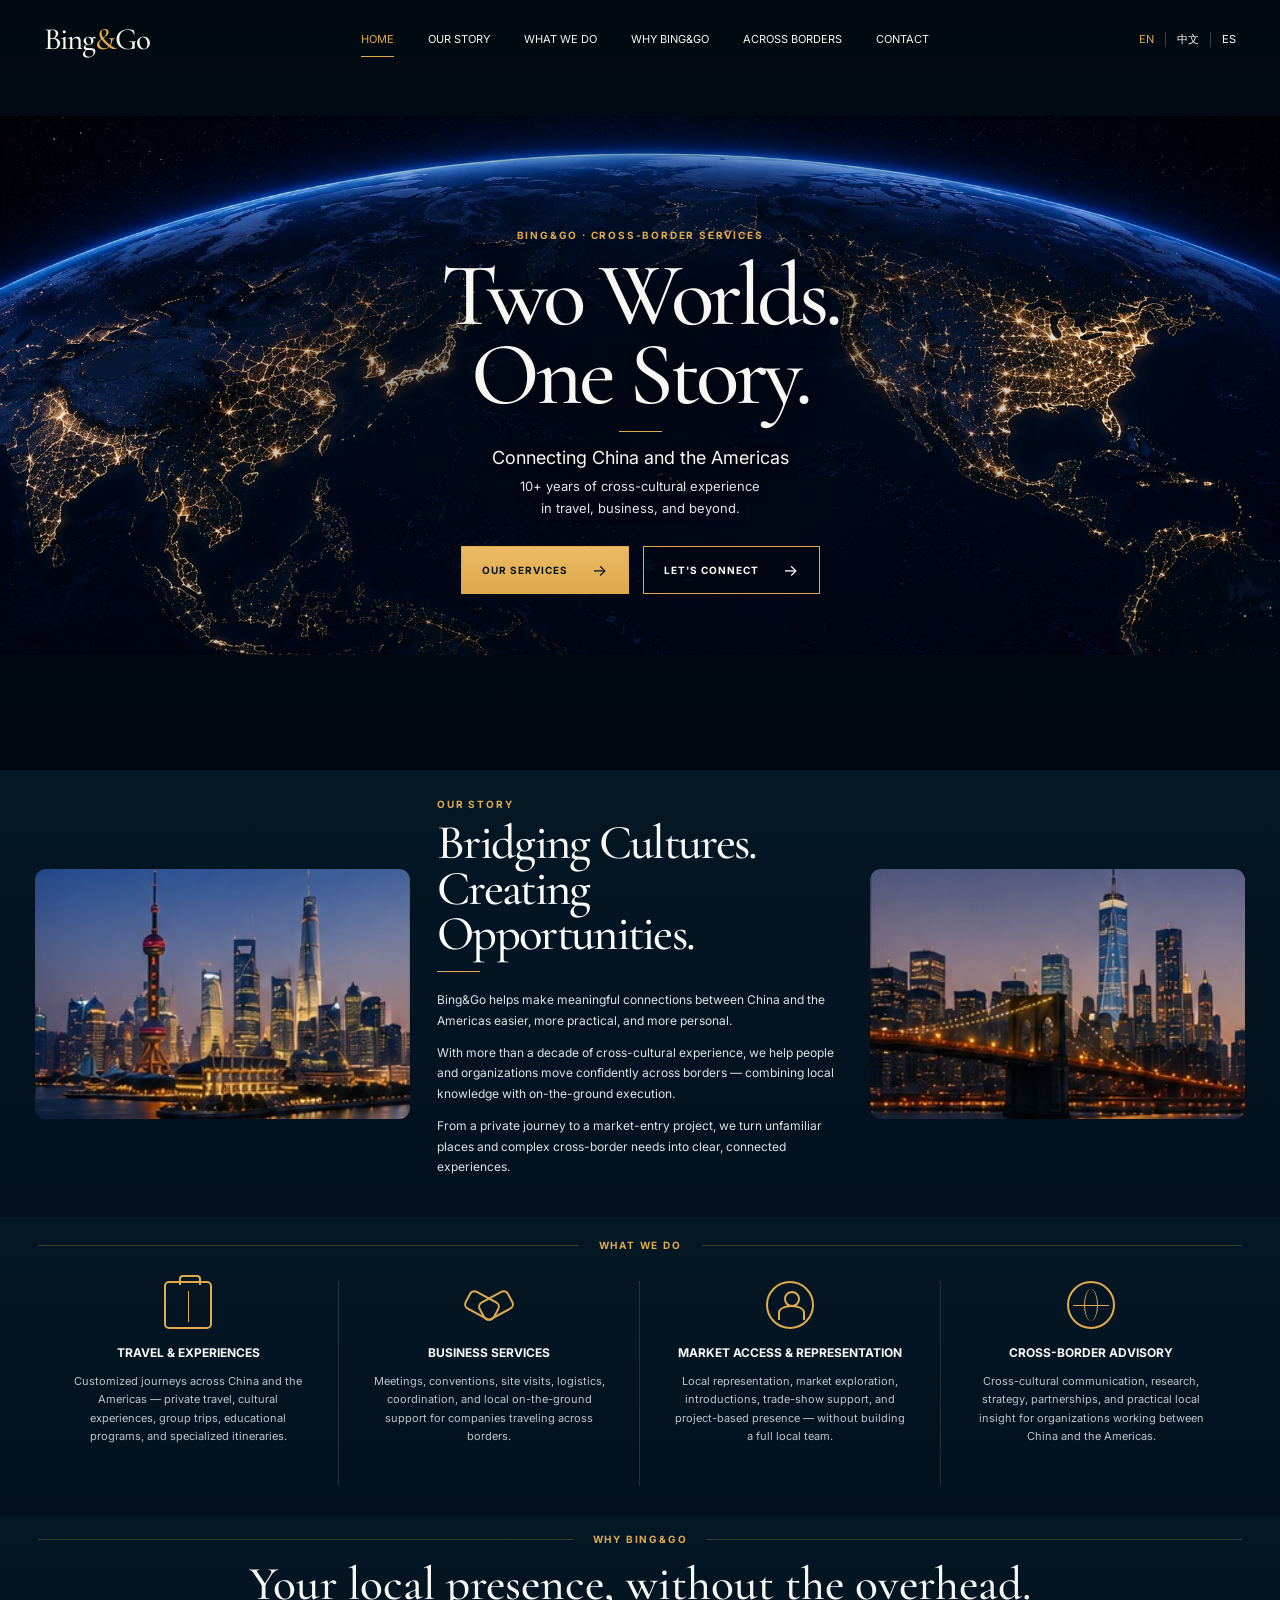
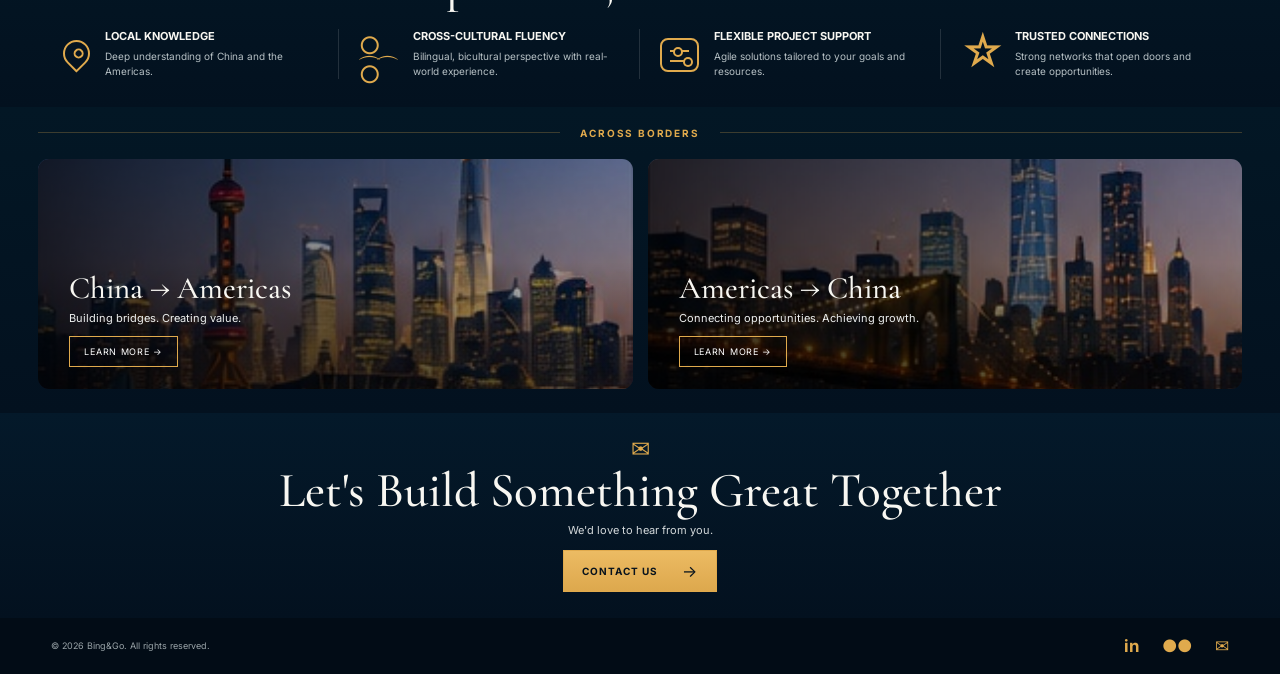
<file: index.html>
<!doctype html>
<html lang="en">
<head>
  <meta charset="utf-8">
  <meta name="viewport" content="width=device-width,initial-scale=1">
  <title>Bing&Go — Two Worlds. One Story.</title>
  <meta name="description" content="Bing&Go connects China and the Americas through travel, business services, market representation and cross-border advisory.">
  <link rel="stylesheet" href="style.css">
</head>
<body>

<header class="site-header">
  <a class="brand" href="#home">Bing<span>&</span>Go</a>

  <button class="menu-toggle" id="menuToggle" aria-label="Open menu">☰</button>

  <nav class="nav" id="mainNav">
    <a class="active" href="#home" data-i18n="nav.home">Home</a>
    <a href="#story" data-i18n="nav.story">Our Story</a>
    <a href="#services" data-i18n="nav.services">What We Do</a>
    <a href="#why" data-i18n="nav.why">Why Bing&Go</a>
    <a href="#borders" data-i18n="nav.borders">Across Borders</a>
    <a href="#contact" data-i18n="nav.contact">Contact</a>
  </nav>

  <div class="languages">
    <button class="lang active" data-lang="en">EN</button><i></i>
    <button class="lang" data-lang="zh">中文</button><i></i>
    <button class="lang" data-lang="es">ES</button>
  </div>
</header>

<main>
  <section class="hero" id="home">
    <div class="hero-overlay"></div>
    <div class="hero-content">
      <div class="eyebrow" data-i18n="hero.eyebrow">BING&GO · CROSS-BORDER SERVICES</div>
      <h1><span data-i18n="hero.line1">Two Worlds.</span><br><span data-i18n="hero.line2">One Story.</span></h1>
      <div class="gold-rule"></div>
      <p class="hero-lead" data-i18n="hero.lead">Connecting China and the Americas</p>
      <p class="hero-detail" data-i18n="hero.detail">10+ years of cross-cultural experience<br>in travel, business, and beyond.</p>

      <div class="hero-actions">
        <a class="button button-gold" href="#services"><span data-i18n="hero.services">Our Services</span> <b>→</b></a>
        <a class="button button-outline" href="#contact"><span data-i18n="hero.connect">Let's Connect</span> <b>→</b></a>
      </div>
    </div>
  </section>

  <section class="story section-dark" id="story">
    <div class="story-grid">
      <figure class="story-image">
        <img src="shanghai.jpg" alt="Shanghai skyline">
      </figure>

      <div class="story-copy">
        <div class="section-label" data-i18n="story.label">OUR STORY</div>
        <h2>
          <span data-i18n="story.title1">Bridging Cultures.</span><br>
          <em data-i18n="story.title2">Creating Opportunities.</em>
        </h2>
        <div class="gold-rule left"></div>
        <p data-i18n="story.p1">Bing&Go helps make meaningful connections between China and the Americas easier, more practical, and more personal.</p>
        <p data-i18n="story.p2">With more than a decade of cross-cultural experience, we help people and organizations move confidently across borders — combining local knowledge with on-the-ground execution.</p>
        <p data-i18n="story.p3">From a private journey to a market-entry project, we turn unfamiliar places and complex cross-border needs into clear, connected experiences.</p>
      </div>

      <figure class="story-image">
        <img src="newyork.jpg" alt="New York skyline">
      </figure>
    </div>
  </section>

  <section class="services section-dark" id="services">
    <div class="section-heading centered bordered-title">
      <span></span><div class="section-label" data-i18n="services.label">WHAT WE DO</div><span></span>
    </div>

    <div class="service-grid">
      <article class="service-card">
        <div class="service-icon suitcase"></div>
        <h3 data-i18n="services.travel.title">Travel & Experiences</h3>
        <p data-i18n="services.travel.text">Customized journeys across China and the Americas — private travel, cultural experiences, group trips, educational programs, and specialized itineraries.</p>
      </article>

      <article class="service-card">
        <div class="service-icon handshake"></div>
        <h3 data-i18n="services.business.title">Business Services</h3>
        <p data-i18n="services.business.text">Meetings, conventions, site visits, logistics, coordination, and local on-the-ground support for companies traveling across borders.</p>
      </article>

      <article class="service-card">
        <div class="service-icon people"></div>
        <h3 data-i18n="services.market.title">Market Access & Representation</h3>
        <p data-i18n="services.market.text">Local representation, market exploration, introductions, trade-show support, and project-based presence — without building a full local team.</p>
      </article>

      <article class="service-card">
        <div class="service-icon globe"></div>
        <h3 data-i18n="services.advisory.title">Cross-Border Advisory</h3>
        <p data-i18n="services.advisory.text">Cross-cultural communication, research, strategy, partnerships, and practical local insight for organizations working between China and the Americas.</p>
      </article>
    </div>
  </section>

  <section class="why section-dark" id="why">
    <div class="section-heading centered bordered-title">
      <span></span><div class="section-label" data-i18n="why.label">WHY BING&GO</div><span></span>
    </div>

    <h2 data-i18n="why.title">Your local presence, without the overhead.</h2>

    <div class="proof-grid">
      <div class="proof-item">
        <div class="proof-icon pin"></div>
        <div>
          <strong data-i18n="why.p1.title">Local Knowledge</strong>
          <span data-i18n="why.p1.text">Deep understanding of China and the Americas.</span>
        </div>
      </div>

      <div class="proof-item">
        <div class="proof-icon users"></div>
        <div>
          <strong data-i18n="why.p2.title">Cross-Cultural Fluency</strong>
          <span data-i18n="why.p2.text">Bilingual, bicultural perspective with real-world experience.</span>
        </div>
      </div>

      <div class="proof-item">
        <div class="proof-icon sliders"></div>
        <div>
          <strong data-i18n="why.p3.title">Flexible Project Support</strong>
          <span data-i18n="why.p3.text">Agile solutions tailored to your goals and resources.</span>
        </div>
      </div>

      <div class="proof-item">
        <div class="proof-icon star">☆</div>
        <div>
          <strong data-i18n="why.p4.title">Trusted Connections</strong>
          <span data-i18n="why.p4.text">Strong networks that open doors and create opportunities.</span>
        </div>
      </div>
    </div>
  </section>

  <section class="borders section-dark" id="borders">
    <div class="section-heading centered bordered-title">
      <span></span><div class="section-label" data-i18n="borders.label">ACROSS BORDERS</div><span></span>
    </div>

    <div class="border-grid">
      <article class="border-card">
        <img src="china-card.jpg" alt="China city skyline">
        <div class="border-shade"></div>
        <div class="border-content">
          <h3 data-i18n="borders.c2a.title">China → Americas</h3>
          <p data-i18n="borders.c2a.text">Building bridges. Creating value.</p>
          <a class="small-button" href="china-to-americas.html"><span data-i18n="borders.learn">Learn More</span> →</a>
        </div>
      </article>

      <article class="border-card">
        <img src="america-card.jpg" alt="American city skyline">
        <div class="border-shade"></div>
        <div class="border-content">
          <h3 data-i18n="borders.a2c.title">Americas → China</h3>
          <p data-i18n="borders.a2c.text">Connecting opportunities. Achieving growth.</p>
          <a class="small-button" href="americas-to-china.html"><span data-i18n="borders.learn">Learn More</span> →</a>
        </div>
      </article>
    </div>
  </section>

  <section class="contact" id="contact">
    <div class="contact-inner">
      <div class="contact-icon">✉</div>
      <h2 data-i18n="contact.title">Let's Build Something Great Together</h2>
      <p data-i18n="contact.text">We'd love to hear from you.</p>
      <a class="button button-gold" href="mailto:hello@bingandgo.com"><span data-i18n="contact.button">Contact Us</span> <b>→</b></a>
    </div>
  </section>
</main>

<footer class="footer">
  <div class="footer-copy">© 2026 Bing&Go. All rights reserved.</div>
  <div class="footer-social"><span>in</span><span>●●</span><span>✉</span></div>
</footer>

<script src="script.js"></script>
</body>
</html>
</file>
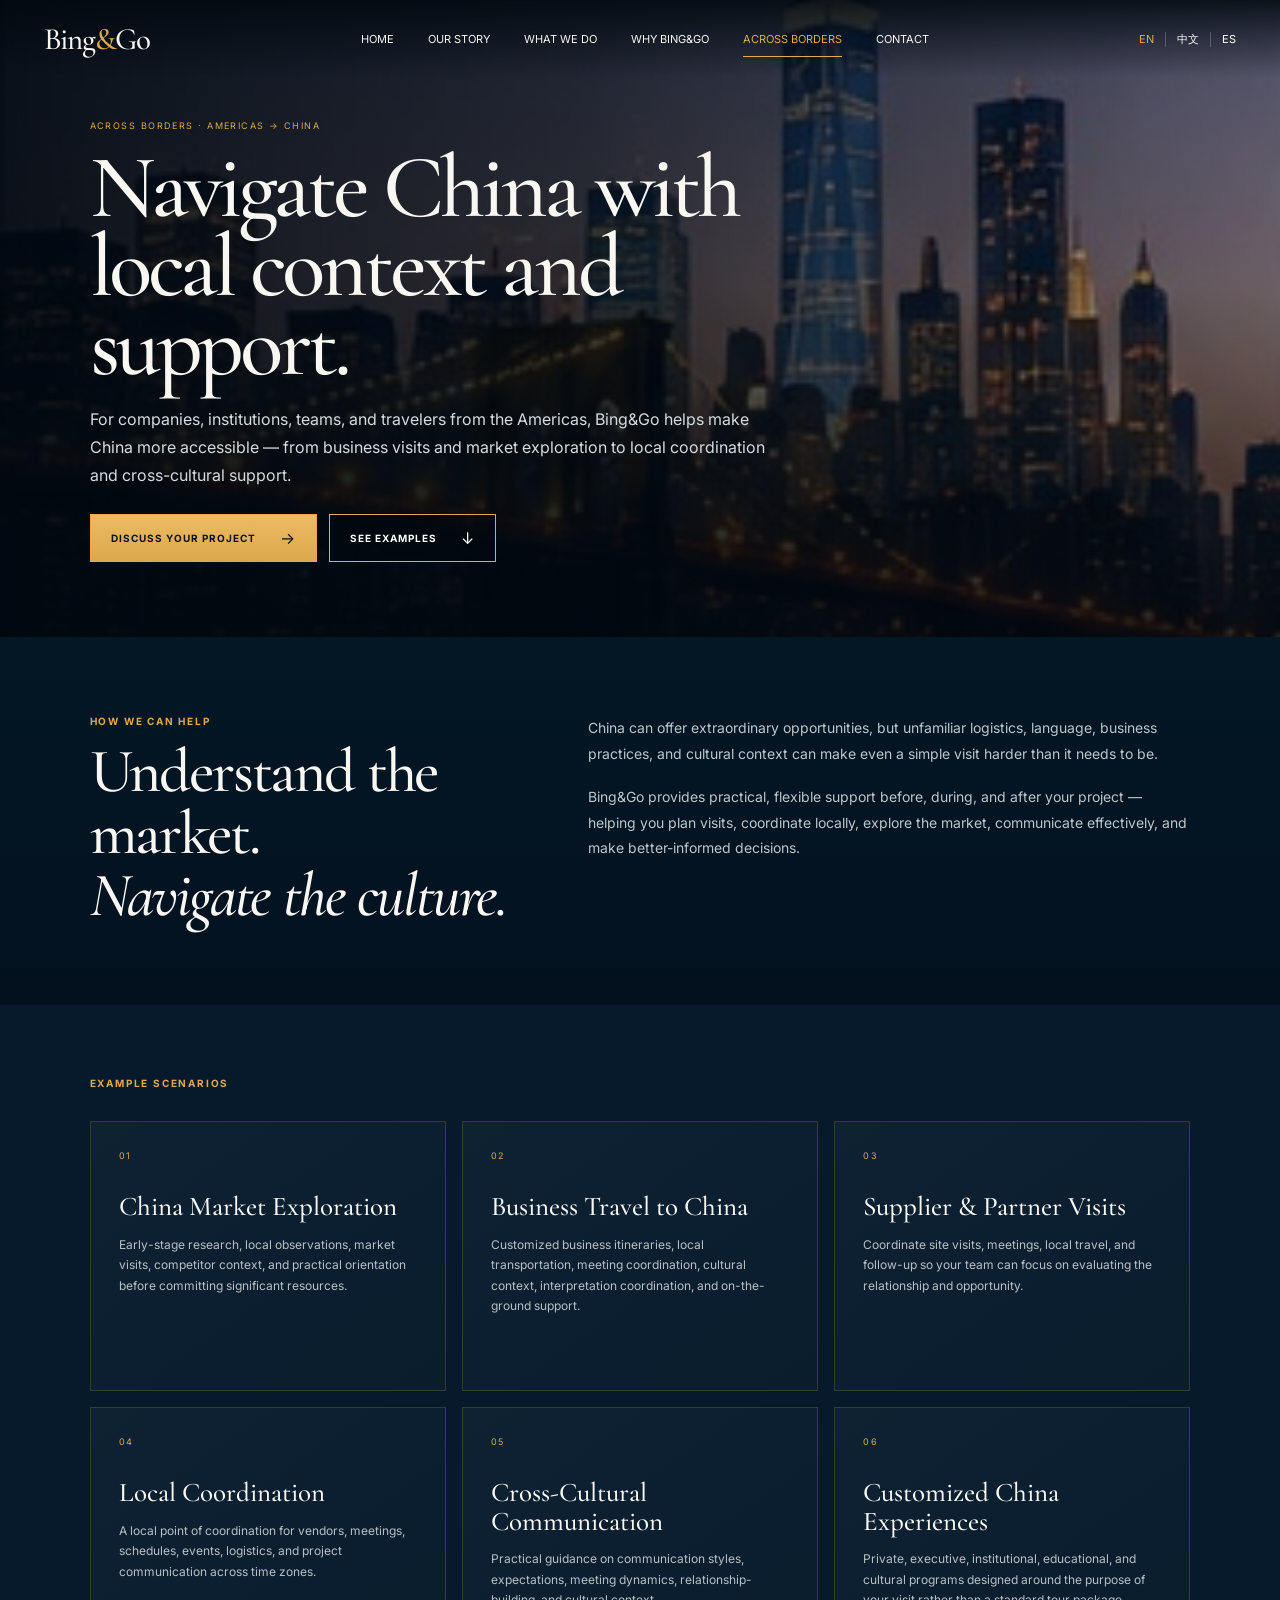
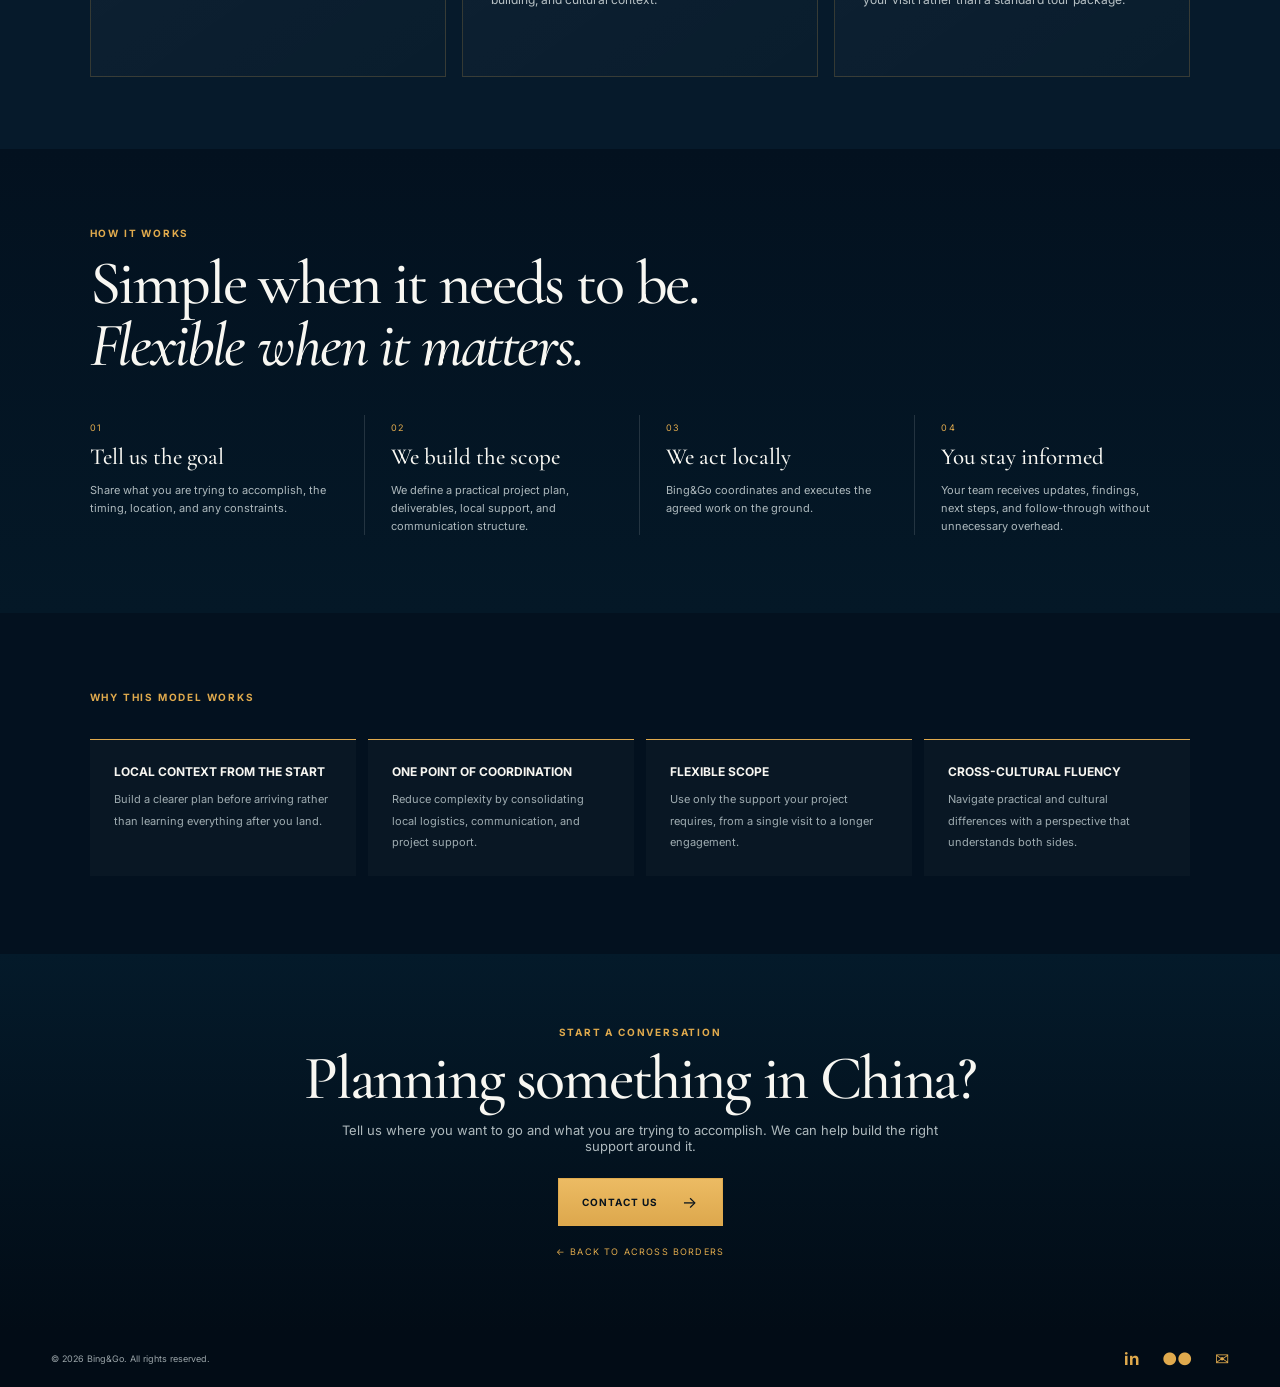
<file: americas-to-china.html>
<!doctype html>
<html lang="en">
<head>
<meta charset="utf-8"><meta name="viewport" content="width=device-width,initial-scale=1">
<title>Americas to China — Bing&Go</title>
<meta name="description" content="China market exploration, business travel, local coordination and cross-cultural support for organizations from the Americas.">
<link rel="stylesheet" href="style.css">
</head>
<body class="detail-page">

<header class="site-header">
  <a class="brand" href="index.html">Bing<span>&</span>Go</a>
  <button class="menu-toggle" id="menuToggle" aria-label="Open menu">☰</button>
  <nav class="nav" id="mainNav">
    <a href="index.html#home" data-i18n="nav.home">Home</a>
    <a href="index.html#story" data-i18n="nav.story">Our Story</a>
    <a href="index.html#services" data-i18n="nav.services">What We Do</a>
    <a href="index.html#why" data-i18n="nav.why">Why Bing&Go</a>
    <a class="active" href="index.html#borders" data-i18n="nav.borders">Across Borders</a>
    <a href="index.html#contact" data-i18n="nav.contact">Contact</a>
  </nav>
  <div class="languages">
    <button class="lang active" data-lang="en">EN</button><i></i>
    <button class="lang" data-lang="zh">中文</button><i></i>
    <button class="lang" data-lang="es">ES</button>
  </div>
</header>
<main>
<section class="detail-hero americas-china">
  <div class="detail-hero-inner">
    <div class="breadcrumb" data-i18n="a2c.breadcrumb">ACROSS BORDERS · AMERICAS → CHINA</div>
    <h1 data-i18n="a2c.hero.title">Navigate China with<br>local context and support.</h1>
    <p data-i18n="a2c.hero.text">For companies, institutions, teams, and travelers from the Americas, Bing&Go helps make China more accessible — from business visits and market exploration to local coordination and cross-cultural support.</p>
    <div class="detail-hero-actions">
      <a class="button button-gold" href="mailto:hello@bingandgo.com"><span data-i18n="a2c.hero.cta">Discuss Your Project</span> <b>→</b></a>
      <a class="button button-outline" href="#scenarios"><span data-i18n="detail.see">See Examples</span> <b>↓</b></a>
    </div>
  </div>
</section>

<section class="detail-section">
  <div class="detail-inner detail-intro">
    <div><div class="section-label" data-i18n="detail.help">HOW WE CAN HELP</div><h2 data-i18n="a2c.intro.title">Understand the market.<br><em>Navigate the culture.</em></h2></div>
    <div class="detail-intro-copy">
      <p data-i18n="a2c.intro.p1">China can offer extraordinary opportunities, but unfamiliar logistics, language, business practices, and cultural context can make even a simple visit harder than it needs to be.</p>
      <p data-i18n="a2c.intro.p2">Bing&Go provides practical, flexible support before, during, and after your project — helping you plan visits, coordinate locally, explore the market, communicate effectively, and make better-informed decisions.</p>
    </div>
  </div>
</section>

<section class="scenario-section" id="scenarios">
  <div class="detail-inner">
    <div class="section-label" data-i18n="detail.scenarios">EXAMPLE SCENARIOS</div>
    <div class="scenario-grid">
      <article class="scenario-card"><div class="scenario-num">01</div><h3 data-i18n="a2c.s1.title">China Market Exploration</h3><p data-i18n="a2c.s1.text">Early-stage research, local observations, market visits, competitor context, and practical orientation before committing significant resources.</p></article>
      <article class="scenario-card"><div class="scenario-num">02</div><h3 data-i18n="a2c.s2.title">Business Travel to China</h3><p data-i18n="a2c.s2.text">Customized business itineraries, local transportation, meeting coordination, cultural context, interpretation coordination, and on-the-ground support.</p></article>
      <article class="scenario-card"><div class="scenario-num">03</div><h3 data-i18n="a2c.s3.title">Supplier & Partner Visits</h3><p data-i18n="a2c.s3.text">Coordinate site visits, meetings, local travel, and follow-up so your team can focus on evaluating the relationship and opportunity.</p></article>
      <article class="scenario-card"><div class="scenario-num">04</div><h3 data-i18n="a2c.s4.title">Local Coordination</h3><p data-i18n="a2c.s4.text">A local point of coordination for vendors, meetings, schedules, events, logistics, and project communication across time zones.</p></article>
      <article class="scenario-card"><div class="scenario-num">05</div><h3 data-i18n="a2c.s5.title">Cross-Cultural Communication</h3><p data-i18n="a2c.s5.text">Practical guidance on communication styles, expectations, meeting dynamics, relationship-building, and cultural context.</p></article>
      <article class="scenario-card"><div class="scenario-num">06</div><h3 data-i18n="a2c.s6.title">Customized China Experiences</h3><p data-i18n="a2c.s6.text">Private, executive, institutional, educational, and cultural programs designed around the purpose of your visit rather than a standard tour package.</p></article>
    </div>
  </div>
</section>

<section class="process-section">
  <div class="detail-inner">
    <div class="section-label" data-i18n="detail.process">HOW IT WORKS</div>
    <h2 data-i18n="detail.process.title">Simple when it needs to be.<br><em>Flexible when it matters.</em></h2>
    <div class="process-grid">
      <div class="process-step"><small>01</small><h3 data-i18n="detail.step1.title">Tell us the goal</h3><p data-i18n="detail.step1.text">Share what you are trying to accomplish, the timing, location, and any constraints.</p></div>
      <div class="process-step"><small>02</small><h3 data-i18n="detail.step2.title">We build the scope</h3><p data-i18n="detail.step2.text">We define a practical project plan, deliverables, local support, and communication structure.</p></div>
      <div class="process-step"><small>03</small><h3 data-i18n="detail.step3.title">We act locally</h3><p data-i18n="detail.step3.text">Bing&Go coordinates and executes the agreed work on the ground.</p></div>
      <div class="process-step"><small>04</small><h3 data-i18n="detail.step4.title">You stay informed</h3><p data-i18n="detail.step4.text">Your team receives updates, findings, next steps, and follow-through without unnecessary overhead.</p></div>
    </div>
  </div>
</section>

<section class="model-section">
  <div class="detail-inner">
    <div class="section-label" data-i18n="detail.model">WHY THIS MODEL WORKS</div>
    <div class="model-grid">
      <div class="model-card"><strong data-i18n="a2c.m1.title">Local context from the start</strong><span data-i18n="a2c.m1.text">Build a clearer plan before arriving rather than learning everything after you land.</span></div>
      <div class="model-card"><strong data-i18n="a2c.m2.title">One point of coordination</strong><span data-i18n="a2c.m2.text">Reduce complexity by consolidating local logistics, communication, and project support.</span></div>
      <div class="model-card"><strong data-i18n="a2c.m3.title">Flexible scope</strong><span data-i18n="a2c.m3.text">Use only the support your project requires, from a single visit to a longer engagement.</span></div>
      <div class="model-card"><strong data-i18n="a2c.m4.title">Cross-cultural fluency</strong><span data-i18n="a2c.m4.text">Navigate practical and cultural differences with a perspective that understands both sides.</span></div>
    </div>
  </div>
</section>

<section class="detail-cta">
  <div class="section-label" data-i18n="detail.cta.label">START A CONVERSATION</div>
  <h2 data-i18n="a2c.cta.title">Planning something in China?</h2>
  <p data-i18n="a2c.cta.text">Tell us where you want to go and what you are trying to accomplish. We can help build the right support around it.</p>
  <a class="button button-gold" href="mailto:hello@bingandgo.com"><span data-i18n="contact.button">Contact Us</span> <b>→</b></a><br>
  <a class="back-link" href="index.html#borders" data-i18n="detail.back">← Back to Across Borders</a>
</section>
</main>

<footer class="footer">
  <div class="footer-copy">© 2026 Bing&Go. All rights reserved.</div>
  <div class="footer-social"><span>in</span><span>●●</span><span>✉</span></div>
</footer>
<script src="script.js"></script>
</body></html>
</file>
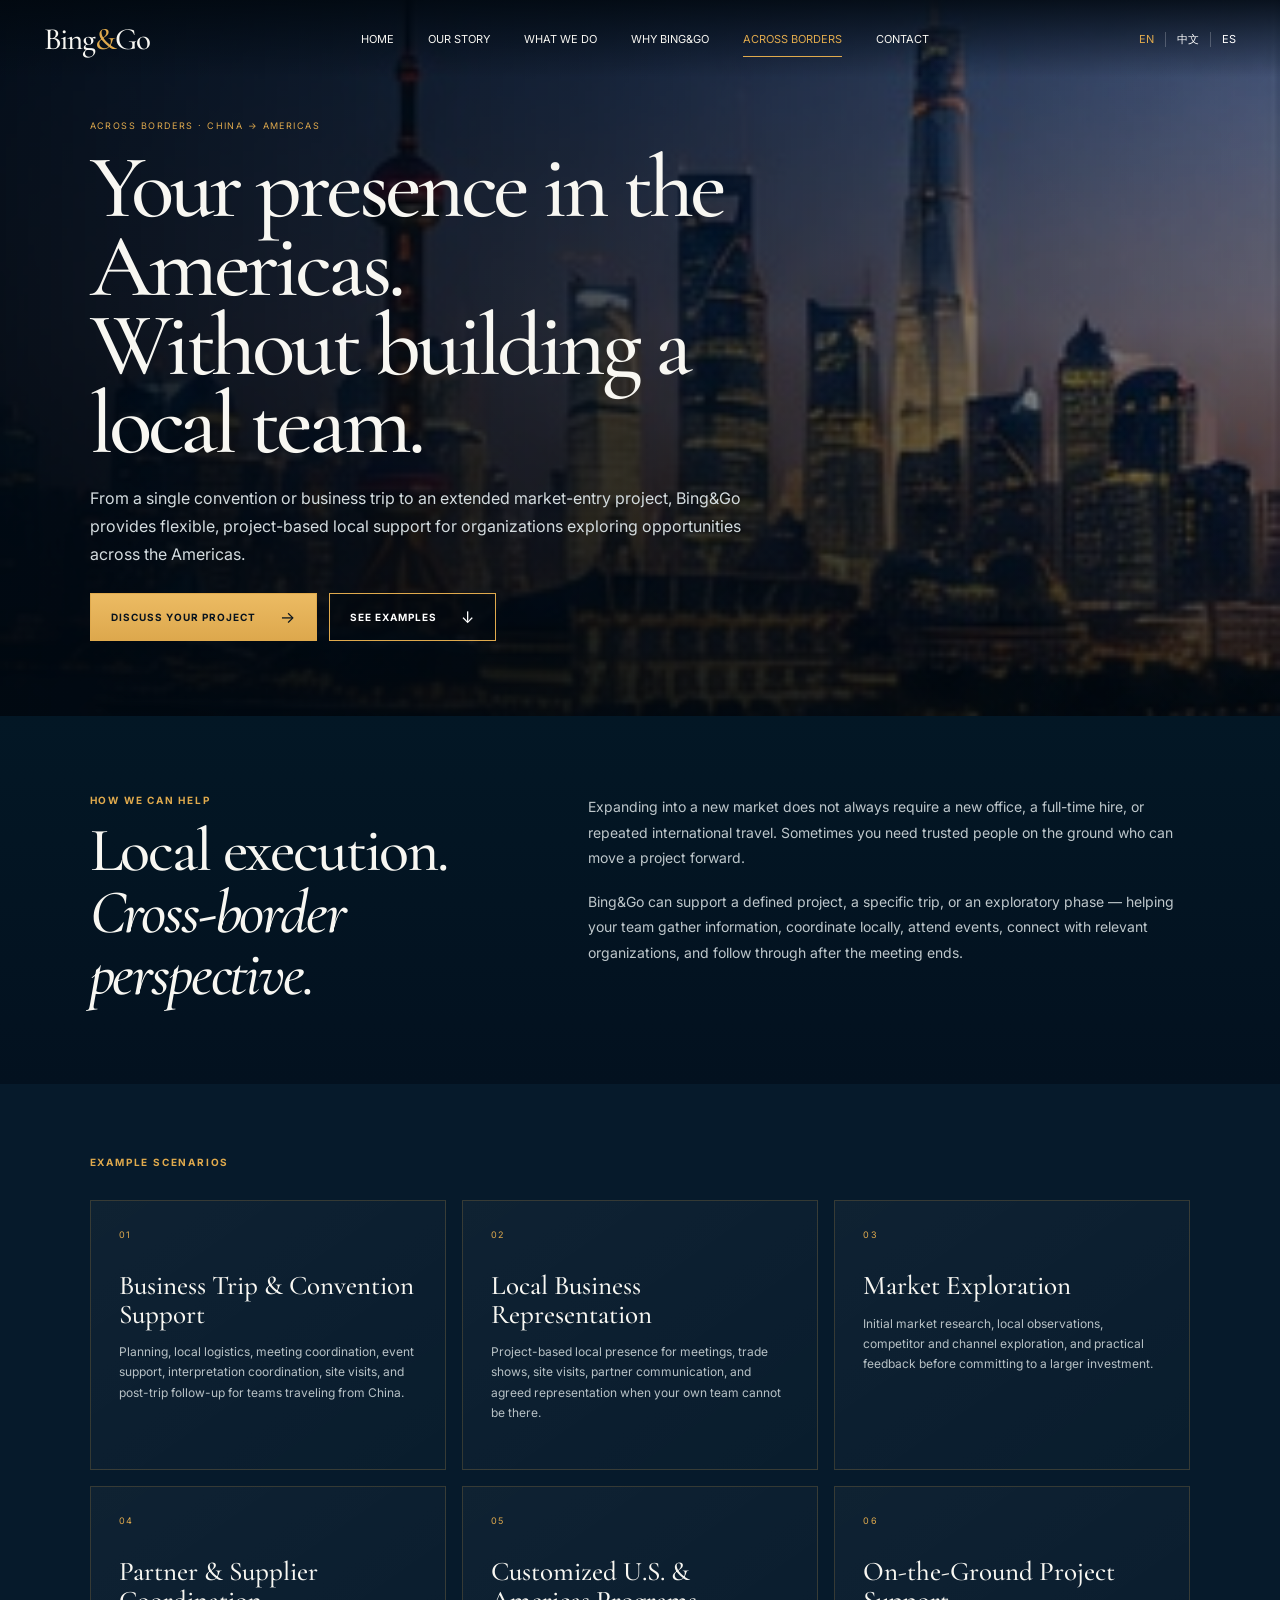
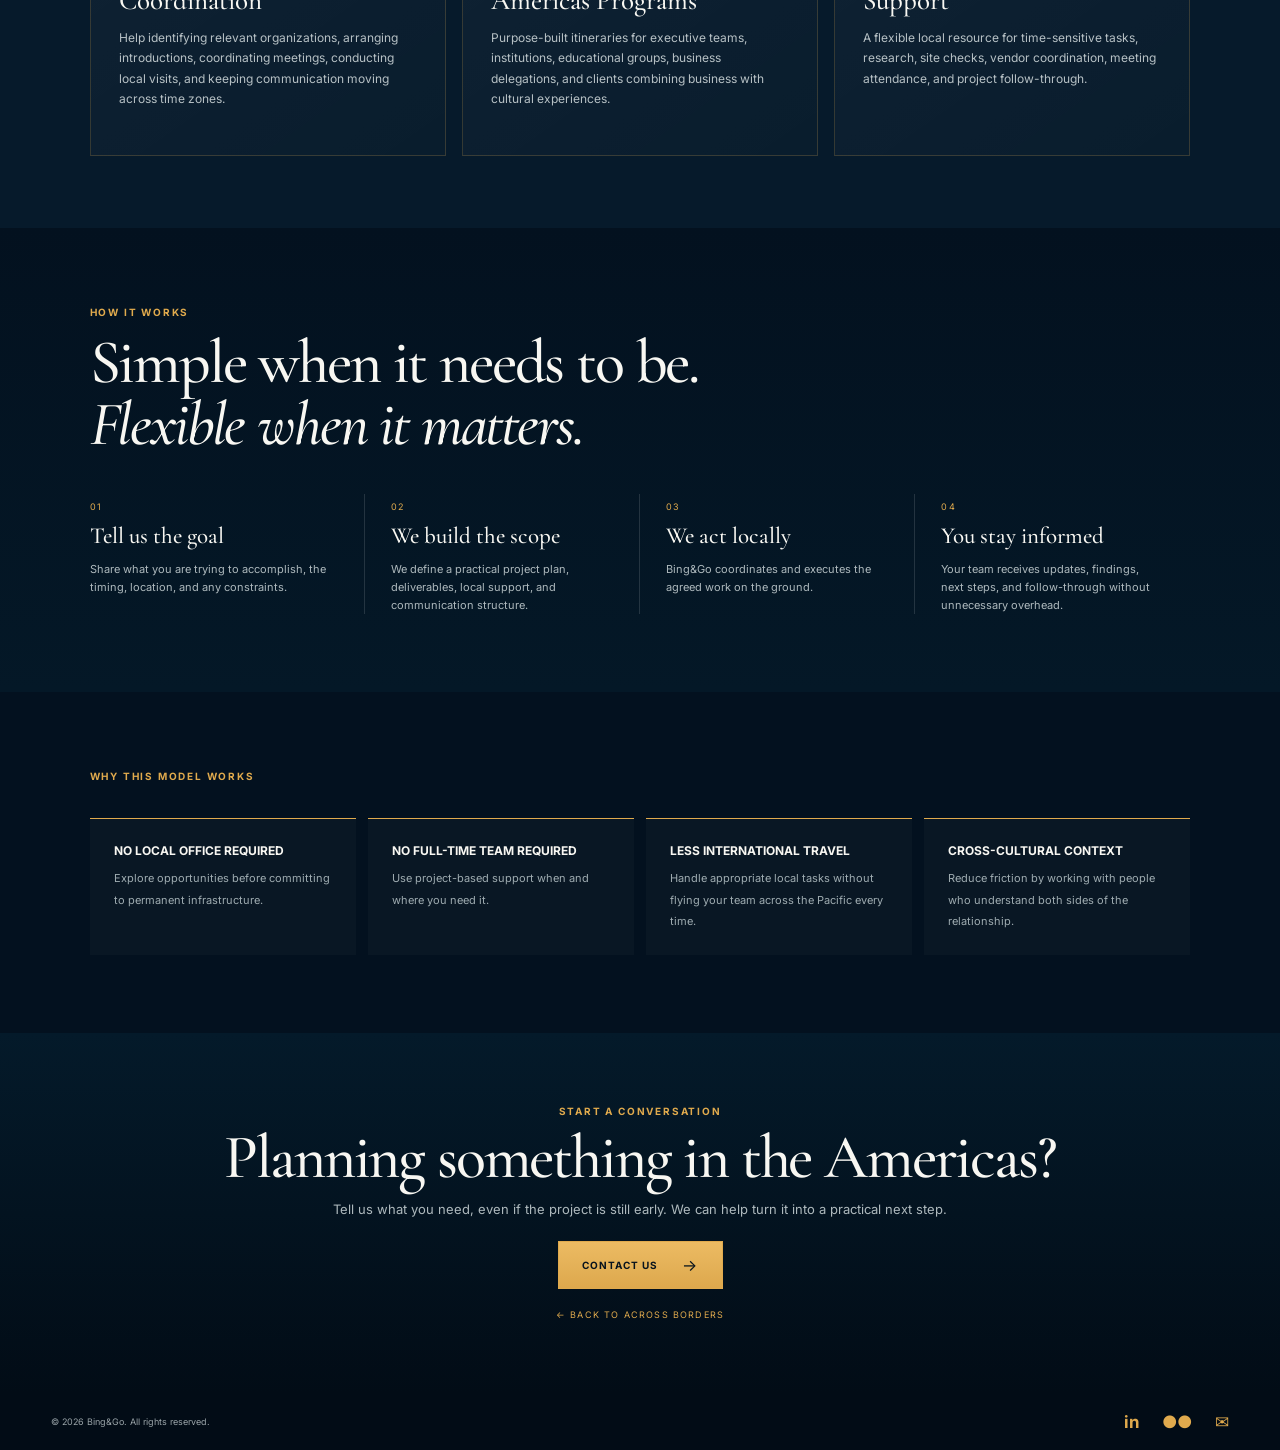
<file: china-to-americas.html>
<!doctype html>
<html lang="en">
<head>
<meta charset="utf-8"><meta name="viewport" content="width=device-width,initial-scale=1">
<title>China to the Americas — Bing&Go</title>
<meta name="description" content="Flexible local support, representation, business travel and market exploration for organizations moving from China into the Americas.">
<link rel="stylesheet" href="style.css">
</head>
<body class="detail-page">

<header class="site-header">
  <a class="brand" href="index.html">Bing<span>&</span>Go</a>
  <button class="menu-toggle" id="menuToggle" aria-label="Open menu">☰</button>
  <nav class="nav" id="mainNav">
    <a href="index.html#home" data-i18n="nav.home">Home</a>
    <a href="index.html#story" data-i18n="nav.story">Our Story</a>
    <a href="index.html#services" data-i18n="nav.services">What We Do</a>
    <a href="index.html#why" data-i18n="nav.why">Why Bing&Go</a>
    <a class="active" href="index.html#borders" data-i18n="nav.borders">Across Borders</a>
    <a href="index.html#contact" data-i18n="nav.contact">Contact</a>
  </nav>
  <div class="languages">
    <button class="lang active" data-lang="en">EN</button><i></i>
    <button class="lang" data-lang="zh">中文</button><i></i>
    <button class="lang" data-lang="es">ES</button>
  </div>
</header>
<main>
<section class="detail-hero china-americas">
  <div class="detail-hero-inner">
    <div class="breadcrumb" data-i18n="c2a.breadcrumb">ACROSS BORDERS · CHINA → AMERICAS</div>
    <h1 data-i18n="c2a.hero.title">Your presence in the Americas.<br>Without building a local team.</h1>
    <p data-i18n="c2a.hero.text">From a single convention or business trip to an extended market-entry project, Bing&Go provides flexible, project-based local support for organizations exploring opportunities across the Americas.</p>
    <div class="detail-hero-actions">
      <a class="button button-gold" href="mailto:hello@bingandgo.com"><span data-i18n="c2a.hero.cta">Discuss Your Project</span> <b>→</b></a>
      <a class="button button-outline" href="#scenarios"><span data-i18n="detail.see">See Examples</span> <b>↓</b></a>
    </div>
  </div>
</section>

<section class="detail-section">
  <div class="detail-inner detail-intro">
    <div><div class="section-label" data-i18n="detail.help">HOW WE CAN HELP</div><h2 data-i18n="c2a.intro.title">Local execution.<br><em>Cross-border perspective.</em></h2></div>
    <div class="detail-intro-copy">
      <p data-i18n="c2a.intro.p1">Expanding into a new market does not always require a new office, a full-time hire, or repeated international travel. Sometimes you need trusted people on the ground who can move a project forward.</p>
      <p data-i18n="c2a.intro.p2">Bing&Go can support a defined project, a specific trip, or an exploratory phase — helping your team gather information, coordinate locally, attend events, connect with relevant organizations, and follow through after the meeting ends.</p>
    </div>
  </div>
</section>

<section class="scenario-section" id="scenarios">
  <div class="detail-inner">
    <div class="section-label" data-i18n="detail.scenarios">EXAMPLE SCENARIOS</div>
    <div class="scenario-grid">
      <article class="scenario-card"><div class="scenario-num">01</div><h3 data-i18n="c2a.s1.title">Business Trip & Convention Support</h3><p data-i18n="c2a.s1.text">Planning, local logistics, meeting coordination, event support, interpretation coordination, site visits, and post-trip follow-up for teams traveling from China.</p></article>
      <article class="scenario-card"><div class="scenario-num">02</div><h3 data-i18n="c2a.s2.title">Local Business Representation</h3><p data-i18n="c2a.s2.text">Project-based local presence for meetings, trade shows, site visits, partner communication, and agreed representation when your own team cannot be there.</p></article>
      <article class="scenario-card"><div class="scenario-num">03</div><h3 data-i18n="c2a.s3.title">Market Exploration</h3><p data-i18n="c2a.s3.text">Initial market research, local observations, competitor and channel exploration, and practical feedback before committing to a larger investment.</p></article>
      <article class="scenario-card"><div class="scenario-num">04</div><h3 data-i18n="c2a.s4.title">Partner & Supplier Coordination</h3><p data-i18n="c2a.s4.text">Help identifying relevant organizations, arranging introductions, coordinating meetings, conducting local visits, and keeping communication moving across time zones.</p></article>
      <article class="scenario-card"><div class="scenario-num">05</div><h3 data-i18n="c2a.s5.title">Customized U.S. & Americas Programs</h3><p data-i18n="c2a.s5.text">Purpose-built itineraries for executive teams, institutions, educational groups, business delegations, and clients combining business with cultural experiences.</p></article>
      <article class="scenario-card"><div class="scenario-num">06</div><h3 data-i18n="c2a.s6.title">On-the-Ground Project Support</h3><p data-i18n="c2a.s6.text">A flexible local resource for time-sensitive tasks, research, site checks, vendor coordination, meeting attendance, and project follow-through.</p></article>
    </div>
  </div>
</section>

<section class="process-section">
  <div class="detail-inner">
    <div class="section-label" data-i18n="detail.process">HOW IT WORKS</div>
    <h2 data-i18n="detail.process.title">Simple when it needs to be.<br><em>Flexible when it matters.</em></h2>
    <div class="process-grid">
      <div class="process-step"><small>01</small><h3 data-i18n="detail.step1.title">Tell us the goal</h3><p data-i18n="detail.step1.text">Share what you are trying to accomplish, the timing, location, and any constraints.</p></div>
      <div class="process-step"><small>02</small><h3 data-i18n="detail.step2.title">We build the scope</h3><p data-i18n="detail.step2.text">We define a practical project plan, deliverables, local support, and communication structure.</p></div>
      <div class="process-step"><small>03</small><h3 data-i18n="detail.step3.title">We act locally</h3><p data-i18n="detail.step3.text">Bing&Go coordinates and executes the agreed work on the ground.</p></div>
      <div class="process-step"><small>04</small><h3 data-i18n="detail.step4.title">You stay informed</h3><p data-i18n="detail.step4.text">Your team receives updates, findings, next steps, and follow-through without unnecessary overhead.</p></div>
    </div>
  </div>
</section>

<section class="model-section">
  <div class="detail-inner">
    <div class="section-label" data-i18n="detail.model">WHY THIS MODEL WORKS</div>
    <div class="model-grid">
      <div class="model-card"><strong data-i18n="c2a.m1.title">No local office required</strong><span data-i18n="c2a.m1.text">Explore opportunities before committing to permanent infrastructure.</span></div>
      <div class="model-card"><strong data-i18n="c2a.m2.title">No full-time team required</strong><span data-i18n="c2a.m2.text">Use project-based support when and where you need it.</span></div>
      <div class="model-card"><strong data-i18n="c2a.m3.title">Less international travel</strong><span data-i18n="c2a.m3.text">Handle appropriate local tasks without flying your team across the Pacific every time.</span></div>
      <div class="model-card"><strong data-i18n="c2a.m4.title">Cross-cultural context</strong><span data-i18n="c2a.m4.text">Reduce friction by working with people who understand both sides of the relationship.</span></div>
    </div>
  </div>
</section>

<section class="detail-cta">
  <div class="section-label" data-i18n="detail.cta.label">START A CONVERSATION</div>
  <h2 data-i18n="c2a.cta.title">Planning something in the Americas?</h2>
  <p data-i18n="c2a.cta.text">Tell us what you need, even if the project is still early. We can help turn it into a practical next step.</p>
  <a class="button button-gold" href="mailto:hello@bingandgo.com"><span data-i18n="contact.button">Contact Us</span> <b>→</b></a><br>
  <a class="back-link" href="index.html#borders" data-i18n="detail.back">← Back to Across Borders</a>
</section>
</main>

<footer class="footer">
  <div class="footer-copy">© 2026 Bing&Go. All rights reserved.</div>
  <div class="footer-social"><span>in</span><span>●●</span><span>✉</span></div>
</footer>
<script src="script.js"></script>
</body></html>
</file>
<file: style.css>
@import url('https://fonts.googleapis.com/css2?family=Cormorant+Garamond:wght@500;600&family=Inter:wght@400;500;600;700&display=swap');

:root{
  --navy:#03111f;
  --navy2:#061a2b;
  --gold:#e0aa4d;
  --gold2:#c98a22;
  --white:#f8f7f2;
  --muted:#b8c1c6;
  --line:rgba(224,170,77,.26);
  --serif:"Cormorant Garamond",Georgia,serif;
  --sans:Inter,Arial,sans-serif;
}
*{box-sizing:border-box}
html{scroll-behavior:smooth}
body{margin:0;background:var(--navy);color:var(--white);font-family:var(--sans)}
a{text-decoration:none;color:inherit}
img{width:100%;display:block}
button{font:inherit}

.site-header{
  position:absolute;z-index:30;left:0;right:0;top:0;height:78px;
  padding:0 3.4vw;display:flex;align-items:center;
  background:linear-gradient(180deg,rgba(1,8,15,.85),rgba(1,8,15,0));
}
.brand{font:500 31px/1 var(--serif);letter-spacing:-.04em;white-space:nowrap}
.brand span{color:var(--gold)}
.nav{display:flex;gap:34px;margin:auto;font-size:11px;text-transform:uppercase}
.nav a{padding:10px 0;border-bottom:1px solid transparent}
.nav a:hover,.nav a.active{color:var(--gold);border-color:var(--gold)}
.languages{display:flex;align-items:center;gap:11px}
.languages i{height:15px;width:1px;background:rgba(255,255,255,.22)}
.lang{border:0;background:transparent;color:#fff;padding:0;cursor:pointer;font-size:11px}
.lang.active{color:var(--gold)}
.menu-toggle{display:none;background:none;border:0;color:#fff;font-size:22px;cursor:pointer;margin-left:auto}

.hero{
  height:min(72vw, 770px);
  min-height:560px;
  position:relative;overflow:hidden;
  background-color:#020b14;
  background-image:url("hero-night-earth.jpg");
  background-position:center center;
  background-size:contain;
  background-repeat:no-repeat;
}
.hero-overlay{
  position:absolute;inset:0;
  background:
    radial-gradient(ellipse 35% 42% at 50% 51%,rgba(1,9,17,.74),rgba(1,9,17,.30) 58%,transparent 100%),
    linear-gradient(180deg,rgba(0,5,12,.08),rgba(0,5,12,.06) 55%,rgba(0,5,12,.33));
}
.hero-content{
  position:relative;z-index:2;height:100%;
  display:flex;flex-direction:column;align-items:center;justify-content:center;
  text-align:center;padding:78px 20px 25px;
}
.eyebrow,.section-label{
  color:var(--gold);font-size:10px;font-weight:700;letter-spacing:.18em;text-transform:uppercase
}
.hero h1{
  font:500 clamp(63px,7vw,100px)/.88 var(--serif);
  letter-spacing:-.045em;margin:16px 0 12px;text-shadow:0 5px 28px rgba(0,0,0,.75)
}
.gold-rule{width:43px;height:1px;background:var(--gold);margin:5px auto 15px}
.gold-rule.left{margin:14px 0 18px}
.hero-lead{font-size:18px;margin:0 0 8px;text-shadow:0 2px 12px #000}
.hero-detail{font-size:13px;line-height:1.65;margin:0;color:#e3e6e7;text-shadow:0 2px 10px #000}
.hero-actions{display:flex;gap:14px;margin-top:27px}
.button{
  display:inline-flex;align-items:center;justify-content:center;gap:24px;
  min-width:165px;padding:13px 20px;border:1px solid var(--gold);
  font-size:10px;font-weight:700;letter-spacing:.1em;text-transform:uppercase;transition:.2s
}
.button b{font-size:16px;font-weight:400}
.button-gold{background:linear-gradient(#ecbb63,#dda84d);color:#08131d}
.button-outline{background:rgba(0,7,14,.46);color:#fff}
.button:hover,.small-button:hover{transform:translateY(-2px)}

.section-dark{background:linear-gradient(180deg,#031725,#03111f)}
.story{padding:28px 2.7vw}
.story-grid{
  max-width:1300px;margin:auto;display:grid;
  grid-template-columns:1fr 1.08fr 1fr;gap:27px;align-items:center
}
.story-image{margin:0;height:250px;overflow:hidden;border-radius:11px;background:#0a1c2a}
.story-image img{height:100%;object-fit:cover}
.story-copy h2{
  font:500 clamp(36px,3.8vw,53px)/.94 var(--serif);
  letter-spacing:-.035em;margin:10px 0 0
}
.story-copy h2 em{font-style:normal;color:#fff}
.story-copy p{font-size:12px;line-height:1.7;color:#dde2e4;margin:0 0 12px}

.services{padding:22px 3vw 30px}
.bordered-title{max-width:1280px;margin:auto;display:grid;grid-template-columns:1fr auto 1fr;gap:20px;align-items:center}
.bordered-title>span{height:1px;background:var(--line)}
.service-grid{
  max-width:1260px;margin:30px auto 0;display:grid;grid-template-columns:repeat(4,1fr)
}
.service-card{
  text-align:center;padding:0 28px 5px;min-height:205px;
  border-right:1px solid rgba(255,255,255,.13);
  display:flex;flex-direction:column;align-items:center
}
.service-card:last-child{border-right:0}
.service-card h3{font-size:12px;line-height:1.25;text-transform:uppercase;margin:0 0 12px}
.service-card p{font-size:11px;color:#bdc5c9;line-height:1.65;margin:0;max-width:235px}
.service-icon{width:48px;height:48px;position:relative;margin:0 0 16px;color:var(--gold)}
.suitcase{border:2px solid var(--gold);border-radius:5px}
.suitcase:before{content:"";position:absolute;left:13px;top:-8px;width:18px;height:8px;border:2px solid var(--gold);border-bottom:0;border-radius:4px 4px 0 0}
.suitcase:after{content:"";position:absolute;left:22px;top:8px;height:31px;border-left:1px solid var(--gold)}
.handshake:before,.handshake:after{content:"";position:absolute;top:14px;width:30px;height:17px;border:2px solid var(--gold);border-radius:6px;transform:rotate(28deg)}
.handshake:before{left:0}.handshake:after{right:0;transform:rotate(-28deg)}
.people{border:2px solid var(--gold);border-radius:50%}
.people:before{content:"";position:absolute;width:12px;height:12px;border:2px solid var(--gold);border-radius:50%;top:8px;left:16px}
.people:after{content:"";position:absolute;width:23px;height:13px;border:2px solid var(--gold);border-radius:50% 50% 0 0;border-bottom:0;left:10px;bottom:7px}
.globe{border:2px solid var(--gold);border-radius:50%}
.globe:before{content:"";position:absolute;inset:6px 15px;border-left:1px solid var(--gold);border-right:1px solid var(--gold);border-radius:50%}
.globe:after{content:"";position:absolute;left:4px;right:4px;top:22px;border-top:1px solid var(--gold)}

.why{padding:17px 3vw 28px}
.why h2{text-align:center;font:500 clamp(31px,3.7vw,48px)/1 var(--serif);margin:16px 0 20px}
.proof-grid{
  max-width:1250px;margin:auto;display:grid;grid-template-columns:repeat(4,1fr)
}
.proof-item{display:flex;gap:15px;align-items:center;padding:0 20px;border-right:1px solid rgba(255,255,255,.13)}
.proof-item:last-child{border-right:0}
.proof-item strong{display:block;font-size:11px;text-transform:uppercase;margin-bottom:6px}
.proof-item span{display:block;color:#b6c0c4;font-size:10px;line-height:1.5}
.proof-icon{width:39px;height:39px;min-width:39px;color:var(--gold);position:relative}
.pin{border:2px solid var(--gold);border-radius:50% 50% 50% 0;transform:rotate(-45deg);width:27px;height:27px;min-width:27px;margin-left:5px}
.pin:after{content:"";position:absolute;width:6px;height:6px;border:2px solid var(--gold);border-radius:50%;left:8px;top:8px}
.users:before{content:"○ ○";font-size:24px;letter-spacing:-2px;position:absolute;top:-3px}
.users:after{content:"⌒⌒";font-size:25px;letter-spacing:-7px;position:absolute;top:17px;left:-2px}
.sliders{border:2px solid var(--gold);border-radius:8px;width:39px;height:34px;margin-top:2px}
.sliders:before{content:"";position:absolute;left:8px;right:8px;top:10px;height:2px;background:var(--gold);box-shadow:0 10px 0 var(--gold)}
.sliders:after{content:"";position:absolute;width:6px;height:6px;border:2px solid var(--gold);border-radius:50%;left:11px;top:7px;background:var(--navy);box-shadow:10px 10px 0 -2px var(--navy),10px 10px 0 0 var(--gold)}
.star{font-size:43px;line-height:34px}

.borders{padding:20px 3vw 24px}
.border-grid{max-width:1280px;margin:20px auto 0;display:grid;grid-template-columns:1fr 1fr;gap:15px}
.border-card{height:230px;position:relative;overflow:hidden;border-radius:11px}
.border-card img{height:100%;object-fit:cover}
.border-shade{position:absolute;inset:0;background:linear-gradient(90deg,rgba(0,0,0,.72),rgba(0,0,0,.12)),linear-gradient(0deg,rgba(0,0,0,.5),transparent 55%)}
.border-content{position:absolute;left:31px;bottom:22px;right:25px}
.border-content h3{font:500 31px/1 var(--serif);margin:0 0 7px}
.border-content p{font-size:11px;margin:0 0 11px;color:#eef0f0}
.small-button{display:inline-block;border:1px solid var(--gold);padding:9px 14px;font-size:9px;text-transform:uppercase;letter-spacing:.08em;color:#fff;transition:.2s}

.contact{padding:22px 20px 26px;text-align:center;background:linear-gradient(180deg,#04192a,#03111f)}
.contact-icon{color:var(--gold);font-size:23px;margin-bottom:1px}
.contact h2{font:500 clamp(34px,4vw,49px)/1 var(--serif);margin:3px 0 8px}
.contact p{font-size:11px;color:#d4d9db;margin:0 0 13px}
.contact .button{min-width:150px;padding:10px 18px}

.footer{min-height:56px;padding:0 4vw;background:#020c16;display:flex;align-items:center}
.footer-copy{font-size:9px;color:#9aa4a8}
.footer-social{margin-left:auto;display:flex;gap:23px;color:var(--gold);font-size:17px}
.footer-social span:first-child{font-weight:700}

@media(max-width:1000px){
  .nav{gap:19px}
  .story-grid{grid-template-columns:1fr 1.2fr}
  .story-image:last-child{display:none}
  .service-grid,.proof-grid{grid-template-columns:1fr 1fr}
  .service-card:nth-child(2),.proof-item:nth-child(2){border-right:0}
  .service-card:nth-child(-n+2),.proof-item:nth-child(-n+2){border-bottom:1px solid rgba(255,255,255,.13);padding-bottom:24px;margin-bottom:24px}
}
@media(max-width:720px){
  .site-header{height:68px;padding:0 5vw}.brand{font-size:27px}
  .nav{display:none;position:absolute;top:68px;left:0;right:0;background:#03111f;padding:18px 6vw;flex-direction:column;gap:5px}.nav.open{display:flex}
  .menu-toggle{display:block}.languages{margin-left:15px}
  .hero{height:680px;background-size:contain;background-position:center center}
  .hero h1{font-size:58px}.hero-lead{font-size:16px}.hero-detail{font-size:12px}
  .hero-actions{flex-direction:column;gap:9px}
  .story{padding:24px 5vw}.story-grid{display:flex;flex-direction:column}.story-image{width:100%;height:235px}.story-image:last-child{display:block}.story-copy{text-align:center;padding:4px 2vw}.gold-rule.left{margin:13px auto 17px}
  .service-grid,.proof-grid,.border-grid{grid-template-columns:1fr}
  .service-card,.proof-item{border-right:0!important;border-bottom:1px solid rgba(255,255,255,.13);padding:22px 10px!important;margin:0!important}
  .service-card:last-child,.proof-item:last-child{border-bottom:0}
  .why h2{font-size:34px}
  .proof-item{justify-content:flex-start;text-align:left;max-width:390px;margin:auto!important}
  .border-card{height:265px}
  .footer{padding:15px 5vw;flex-wrap:wrap;gap:8px}.footer-copy{width:100%}.footer-social{margin-left:0}
}

/* ===== Across Borders detail pages ===== */
.detail-page{background:var(--navy)}
.detail-page .site-header{position:absolute}
.detail-hero{
  min-height:540px;position:relative;overflow:hidden;
  display:flex;align-items:flex-end;padding:120px 7vw 75px;
  background-color:#03111f;background-position:center;background-size:cover;background-repeat:no-repeat;
}
.detail-hero.china-americas{background-image:url("china-card.jpg")}
.detail-hero.americas-china{background-image:url("america-card.jpg")}
.detail-hero:before{
  content:"";position:absolute;inset:0;
  background:linear-gradient(90deg,rgba(0,8,16,.90) 0%,rgba(0,8,16,.70) 45%,rgba(0,8,16,.26) 100%),
             linear-gradient(0deg,rgba(0,8,16,.75),rgba(0,8,16,.05) 55%);
}
.detail-hero-inner{position:relative;z-index:2;max-width:760px}
.detail-hero .breadcrumb{
  font-size:9px;letter-spacing:.16em;text-transform:uppercase;color:var(--gold);margin-bottom:18px
}
.detail-hero h1{
  font:500 clamp(55px,7vw,92px)/.88 var(--serif);letter-spacing:-.045em;margin:0 0 20px
}
.detail-hero p{max-width:690px;color:#d4dcdf;font-size:16px;line-height:1.75;margin:0 0 25px}
.detail-hero-actions{display:flex;gap:12px;flex-wrap:wrap}

.detail-section{padding:78px 7vw;background:linear-gradient(180deg,#031725,#03111f)}
.detail-inner{max-width:1180px;margin:auto}
.detail-intro{display:grid;grid-template-columns:.82fr 1.18fr;gap:80px;align-items:start}
.detail-intro h2,.process-section h2,.model-section h2,.detail-cta h2{
  font:500 clamp(40px,5vw,62px)/1 var(--serif);letter-spacing:-.035em;margin:14px 0 0
}
.detail-intro-copy{color:#bec7cb;font-size:14px;line-height:1.82}
.detail-intro-copy p{margin:0 0 18px}

.scenario-section{padding:72px 7vw;background:#061a2b}
.scenario-grid{
  max-width:1180px;margin:32px auto 0;display:grid;grid-template-columns:repeat(3,1fr);gap:16px
}
.scenario-card{
  min-height:270px;padding:28px;border:1px solid rgba(224,170,77,.20);
  background:linear-gradient(145deg,rgba(255,255,255,.035),rgba(255,255,255,.01));
}
.scenario-num{font-size:9px;color:var(--gold);letter-spacing:.16em;margin-bottom:32px}
.scenario-card h3{font:500 27px/1.05 var(--serif);margin:0 0 13px}
.scenario-card p{font-size:12px;line-height:1.7;color:#b7c1c5;margin:0}
.scenario-card:hover{border-color:rgba(224,170,77,.55);transform:translateY(-3px);transition:.2s}

.process-section{padding:78px 7vw;background:linear-gradient(180deg,#03111f,#041827)}
.process-grid{max-width:1180px;margin:38px auto 0;display:grid;grid-template-columns:repeat(4,1fr)}
.process-step{padding:0 26px;border-right:1px solid rgba(255,255,255,.13)}
.process-step:first-child{padding-left:0}.process-step:last-child{border-right:0}
.process-step small{color:var(--gold);font-size:9px;letter-spacing:.16em}
.process-step h3{font:500 23px/1.1 var(--serif);margin:10px 0 10px}
.process-step p{font-size:11px;color:#aeb9bd;line-height:1.65;margin:0}

.model-section{padding:78px 7vw;background:#03111f}
.model-grid{max-width:1180px;margin:36px auto 0;display:grid;grid-template-columns:repeat(4,1fr);gap:12px}
.model-card{padding:24px;border-top:1px solid var(--gold);background:rgba(255,255,255,.025)}
.model-card strong{display:block;font-size:12px;text-transform:uppercase;margin-bottom:8px}
.model-card span{font-size:11px;line-height:1.6;color:#9facb1}

.detail-cta{
  padding:72px 20px;text-align:center;background:linear-gradient(180deg,#041a2a,#020c16)
}
.detail-cta h2{margin:10px auto 12px;max-width:850px}
.detail-cta p{color:#aeb9bd;font-size:13px;margin:0 auto 24px;max-width:620px}
.back-link{display:inline-block;margin-top:20px;color:var(--gold);font-size:9px;text-transform:uppercase;letter-spacing:.13em}

@media(max-width:900px){
  .detail-intro{grid-template-columns:1fr;gap:30px}
  .scenario-grid{grid-template-columns:1fr 1fr}
  .process-grid,.model-grid{grid-template-columns:1fr 1fr;gap:25px 0}
  .process-step:nth-child(2){border-right:0}
}
@media(max-width:720px){
  .detail-hero{min-height:590px;padding:105px 7vw 60px}
  .detail-hero h1{font-size:54px}
  .detail-hero p{font-size:14px}
  .scenario-grid,.process-grid,.model-grid{grid-template-columns:1fr}
  .scenario-card{min-height:0}
  .process-step{padding:18px 0;border-right:0;border-bottom:1px solid rgba(255,255,255,.13)}
  .process-step:last-child{border-bottom:0}
  .model-card{padding:20px}
}
</file>
